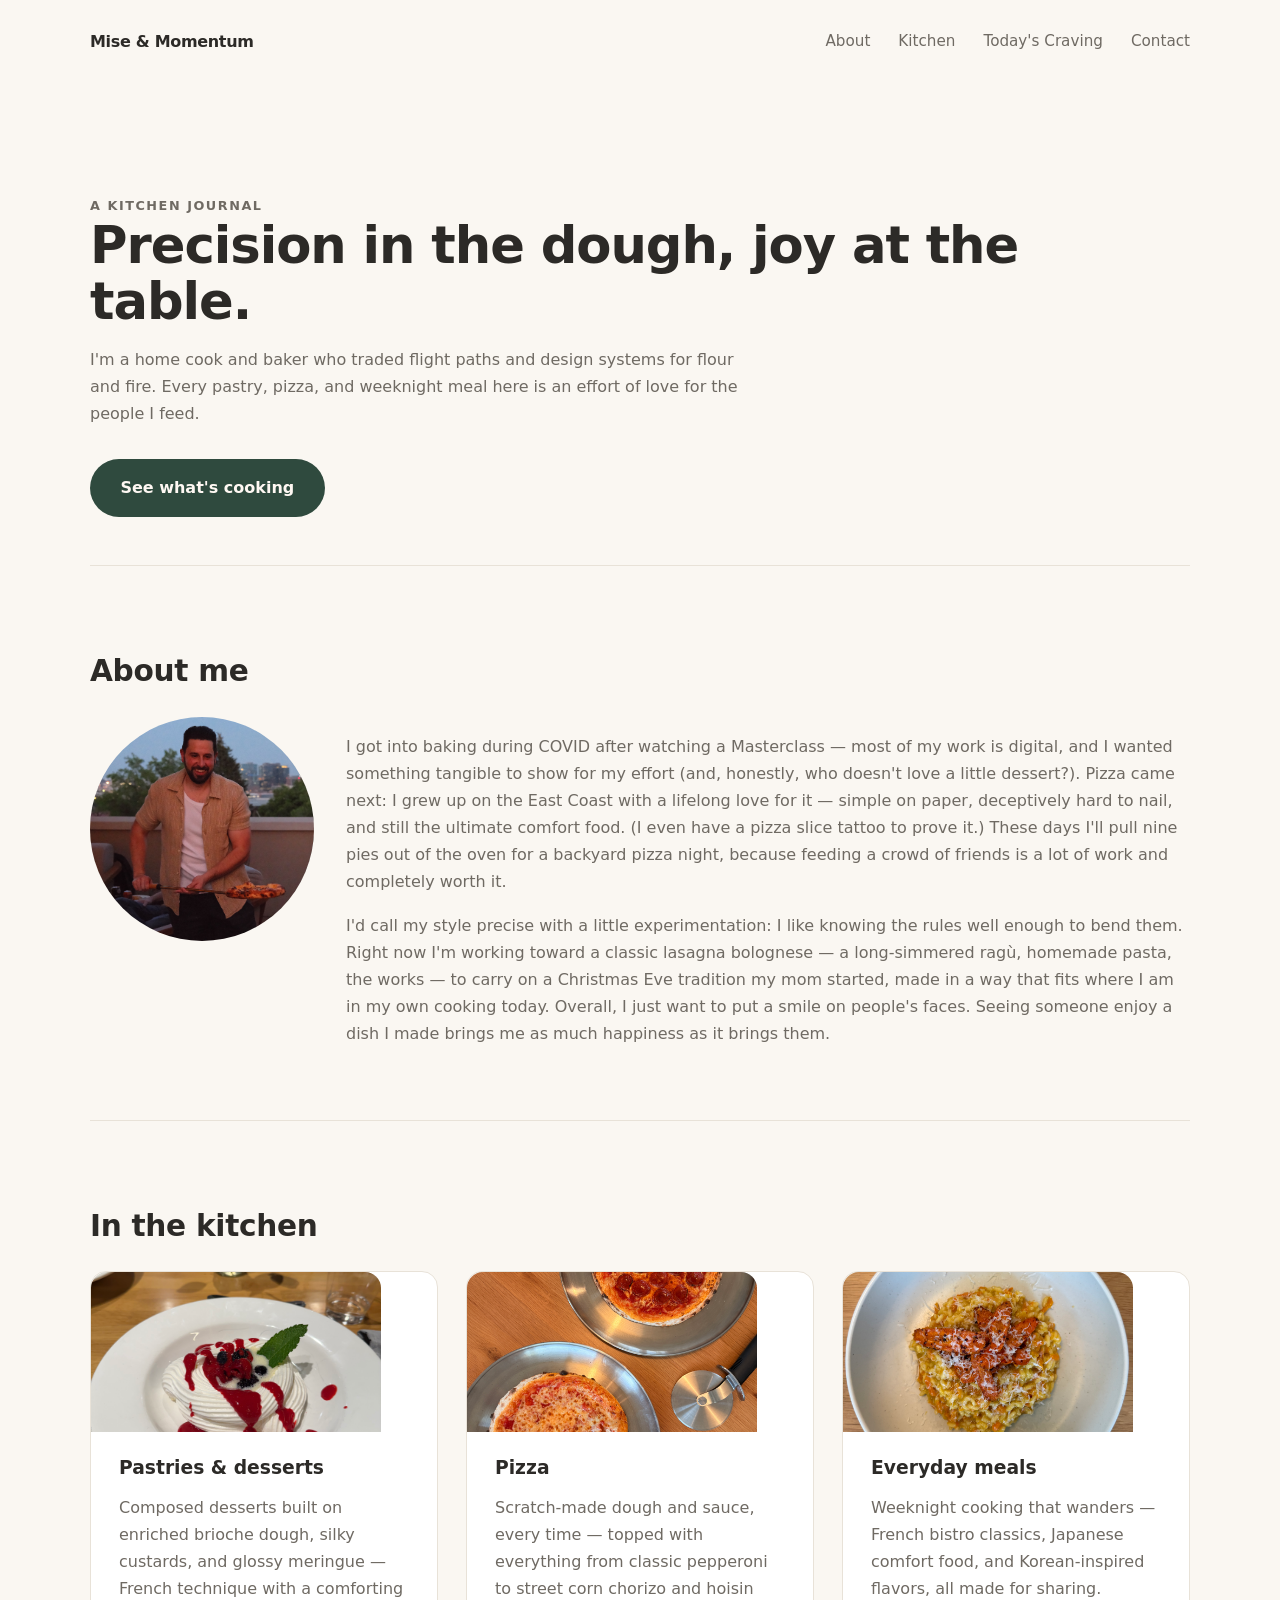
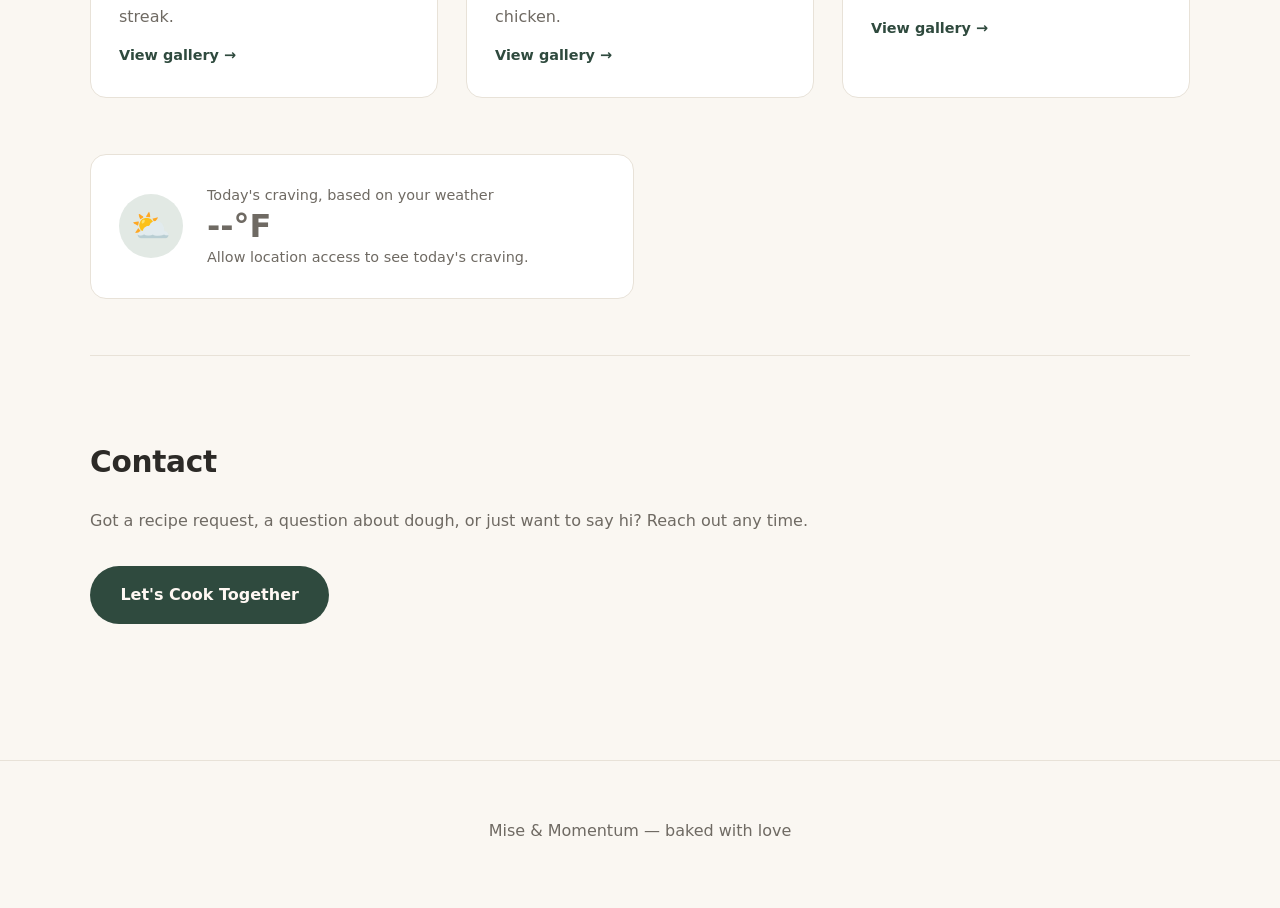
<file: index.html>
<!DOCTYPE html>
<html lang="en">
  <head>
    <meta charset="UTF-8" />
    <meta name="viewport" content="width=device-width, initial-scale=1.0" />
    <meta
      name="description"
      content="Mise & Momentum — a home cook and baker's kitchen journal of pastries, pizza, and everyday meals made with precision and love."
    />
    <title>Mise & Momentum — Home Cooking & Baking</title>
    <link rel="stylesheet" href="css/styles.css" />
  </head>
  <body>
    <div class="preheat" id="preheat" aria-hidden="true">
      <div class="oven-dial">
        <div class="oven-dial-needle"></div>
        <div class="oven-dial-center"></div>
      </div>
      <p class="preheat-text">Preheating the kitchen to <span id="preheat-temp">170</span>&deg;F&hellip;</p>
    </div>

    <div class="container">
      <header>
        <nav>
          <a class="brand" href="#home">Mise &amp; Momentum</a>
          <div class="nav-links">
            <a href="#about">About</a>
            <details class="nav-dropdown">
              <summary>Kitchen</summary>
              <div class="nav-dropdown-menu">
                <a href="pastries.html">Pastries &amp; Desserts</a>
                <a href="pizza.html">Pizza</a>
                <a href="meals.html">Everyday Meals</a>
              </div>
            </details>
            <a href="#weather">Today's Craving</a>
            <a href="#contact">Contact</a>
          </div>
        </nav>
      </header>

      <main>
        <section class="hero" id="home">
          <div>
            <p class="eyebrow">A kitchen journal</p>
            <h1>Precision in the dough, joy at the table.</h1>
            <p>
              I'm a home cook and baker who traded flight paths and design systems for flour and fire. Every
              pastry, pizza, and weeknight meal here is an effort of love for the people I feed.
            </p>
            <a class="button-primary" href="#kitchen">See what's cooking</a>
          </div>
        </section>

        <section class="section" id="about">
          <h2>About me</h2>
          <div class="about-layout">
            <img class="about-photo" src="images/about.jpg" alt="Portrait of Dan in the kitchen" />
            <div class="about-text">
              <p>
                I got into baking during COVID after watching a Masterclass — most of my work is digital, and I wanted
                something tangible to show for my effort (and, honestly, who doesn't love a little dessert?). Pizza
                came next: I grew up on the East Coast with a lifelong love for it — simple on paper, deceptively hard
                to nail, and still the ultimate comfort food. (I even have a pizza slice tattoo to prove it.) These
                days I'll pull nine pies out of the oven for a backyard pizza night, because feeding a crowd of friends
                is a lot of work and completely worth it.
              </p>
              <p>
                I'd call my style precise with a little experimentation: I like knowing the rules well enough to bend
                them. Right now I'm working toward a classic lasagna bolognese — a long-simmered ragù, homemade pasta,
                the works — to carry on a Christmas Eve tradition my mom started, made in a way that fits where I am in
                my own cooking today. Overall, I just want to put a smile on people's faces. Seeing someone enjoy a
                dish I made brings me as much happiness as it brings them.
              </p>
            </div>
          </div>
        </section>

        <section class="section" id="kitchen">
          <h2>In the kitchen</h2>
          <div class="grid grid-3">
            <a class="card" href="pastries.html">
              <img class="card-photo" src="images/Pastries1.jpg" alt="Pastries and desserts" />
              <h3>Pastries &amp; desserts</h3>
              <p>
                Composed desserts built on enriched brioche dough, silky custards, and glossy meringue — French technique with a comforting streak.
              </p>
              <span class="card-cta">View gallery &rarr;</span>
            </a>
            <a class="card" href="pizza.html">
              <img class="card-photo" src="images/Pizza1.JPEG" alt="Pizza" />
              <h3>Pizza</h3>
              <p>
                Scratch-made dough and sauce, every time — topped with everything from classic pepperoni to street corn chorizo and hoisin chicken.
              </p>
              <span class="card-cta">View gallery &rarr;</span>
            </a>
            <a class="card" href="meals.html">
              <img class="card-photo" src="images/Meal1.jpg" alt="Everyday meals" />
              <h3>Everyday meals</h3>
              <p>
                Weeknight cooking that wanders — French bistro classics, Japanese comfort food, and Korean-inspired flavors, all made for sharing.
              </p>
              <span class="card-cta">View gallery &rarr;</span>
            </a>
          </div>
        </section>

        <section class="section weather-section" id="weather" aria-labelledby="weather-heading">
          <article class="card weather-card">
            <div class="weather-icon" id="weather-icon" aria-hidden="true">⛅</div>
            <div class="weather-copy">
              <p class="weather-label" id="weather-heading">Today's craving, based on your weather</p>
              <p class="weather-temperature" id="weather-temperature">--°F</p>
              <p class="weather-status" id="weather-status" aria-live="polite">Finding your forecast...</p>
              <p class="weather-suggestion" id="weather-suggestion"></p>
            </div>
          </article>
        </section>

        <section class="section" id="contact">
          <h2>Contact</h2>
          <p>
            Got a recipe request, a question about dough, or just want to say hi? Reach out any time.
          </p>
          <a class="button-primary" href="mailto:hello@miseandmomentum.com">Let's Cook Together</a>
        </section>
      </main>
    </div>

    <footer>
      <p>Mise &amp; Momentum — baked with love</p>
    </footer>
    <script src="app.js"></script>
  </body>
</html>
</file>
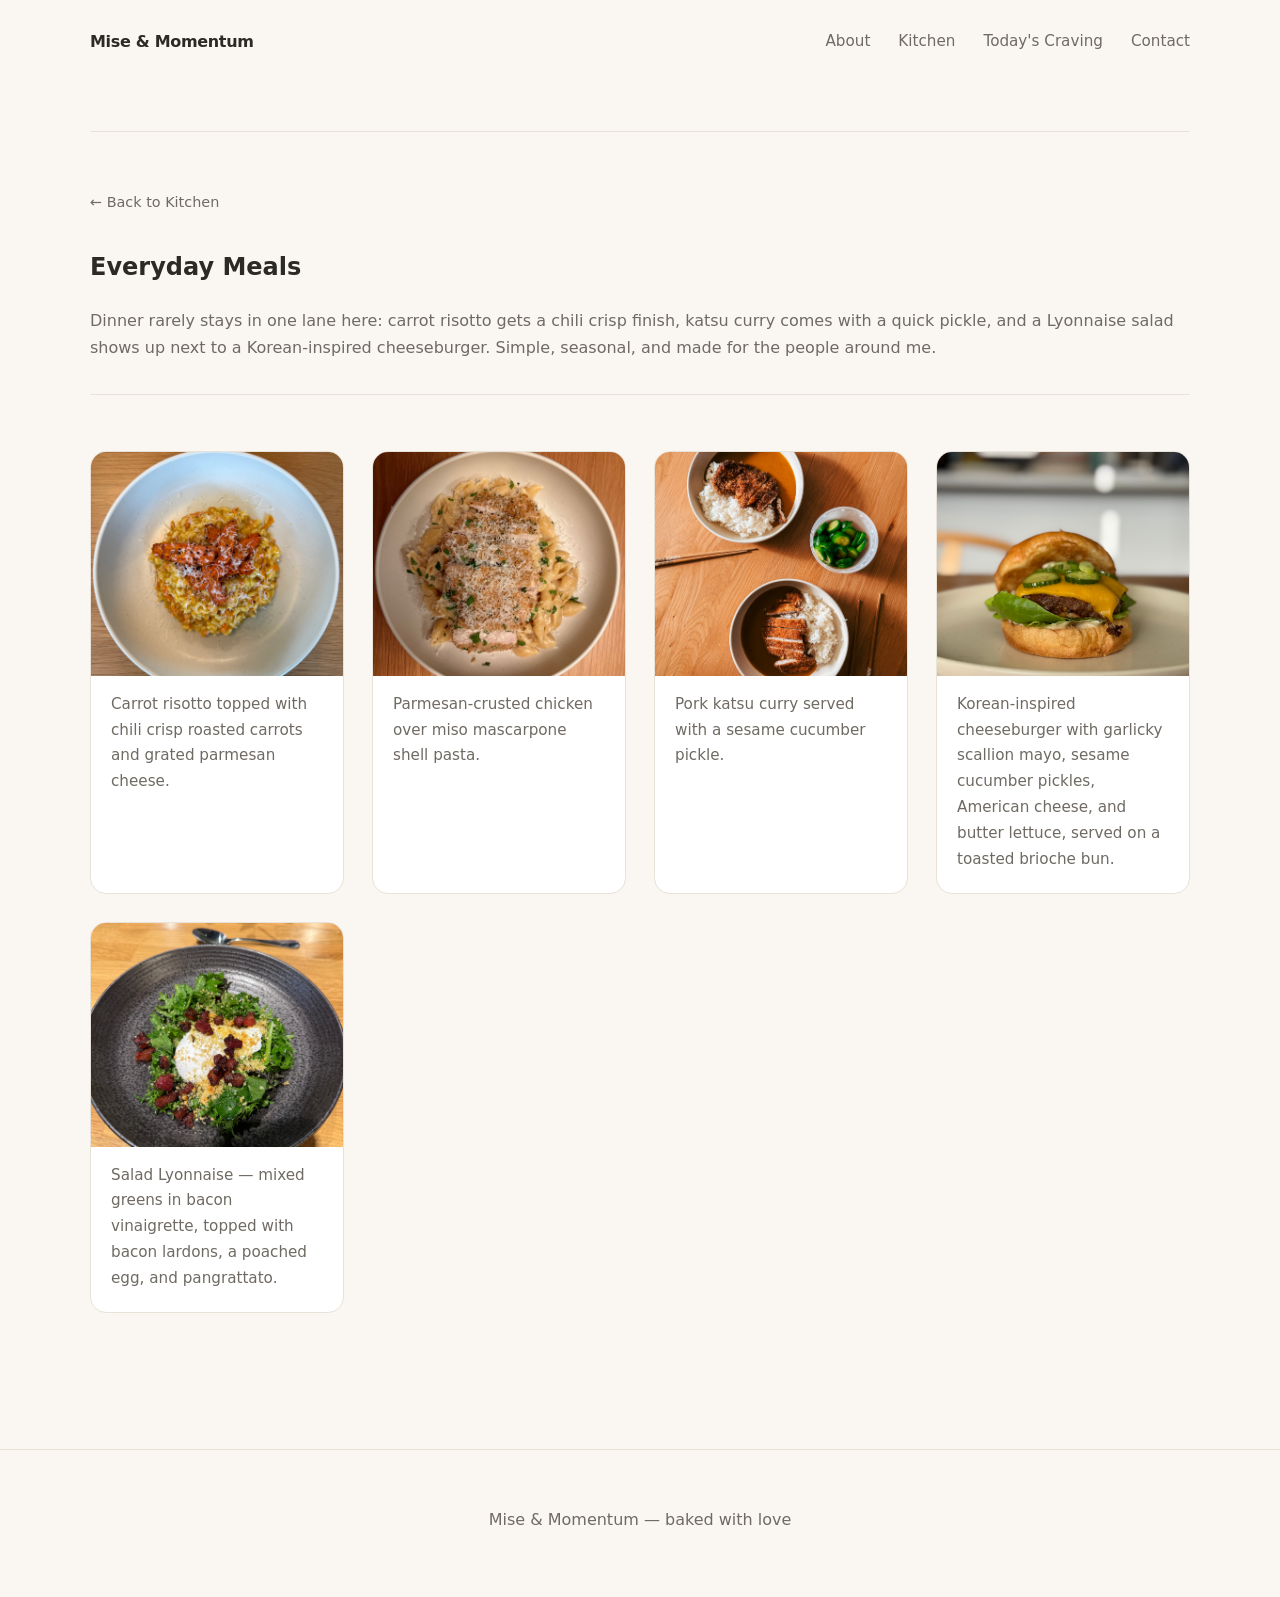
<file: meals.html>
<!DOCTYPE html>
<html lang="en">
  <head>
    <meta charset="UTF-8" />
    <meta name="viewport" content="width=device-width, initial-scale=1.0" />
    <meta
      name="description"
      content="Everyday meals from the Mise & Momentum kitchen."
    />
    <title>Everyday Meals — Mise &amp; Momentum</title>
    <link rel="stylesheet" href="css/styles.css" />
  </head>
  <body>
    <div class="container">
      <header>
        <nav>
          <a class="brand" href="index.html#home">Mise &amp; Momentum</a>
          <div class="nav-links">
            <a href="index.html#about">About</a>
            <details class="nav-dropdown">
              <summary>Kitchen</summary>
              <div class="nav-dropdown-menu">
                <a href="pastries.html">Pastries &amp; Desserts</a>
                <a href="pizza.html">Pizza</a>
                <a href="meals.html">Everyday Meals</a>
              </div>
            </details>
            <a href="index.html#weather">Today's Craving</a>
            <a href="index.html#contact">Contact</a>
          </div>
        </nav>
      </header>

      <main>
        <section class="section page-header">
          <a class="back-link" href="index.html#kitchen">&larr; Back to Kitchen</a>
          <h1>Everyday Meals</h1>
          <p>Dinner rarely stays in one lane here: carrot risotto gets a chili crisp finish, katsu curry comes with a quick pickle, and a Lyonnaise salad shows up next to a Korean-inspired cheeseburger. Simple, seasonal, and made for the people around me.</p>
        </section>

        <section class="section">
          <div class="grid grid-gallery">
            <figure class="gallery-item">
              <img src="images/Meal1.jpg" alt="Carrot risotto topped with chili crisp roasted carrots" />
              <figcaption>Carrot risotto topped with chili crisp roasted carrots and grated parmesan cheese.</figcaption>
            </figure>
            <figure class="gallery-item">
              <img src="images/Meal2.jpg" alt="Parmesan-crusted chicken over miso mascarpone shell pasta" />
              <figcaption>Parmesan-crusted chicken over miso mascarpone shell pasta.</figcaption>
            </figure>
            <figure class="gallery-item">
              <img src="images/Meal3.JPG" alt="Pork katsu curry with sesame cucumber pickle" />
              <figcaption>Pork katsu curry served with a sesame cucumber pickle.</figcaption>
            </figure>
            <figure class="gallery-item">
              <img src="images/Meal4.jpg" alt="Korean-inspired cheeseburger on a toasted brioche bun" />
              <figcaption>Korean-inspired cheeseburger with garlicky scallion mayo, sesame cucumber pickles, American cheese, and butter lettuce, served on a toasted brioche bun.</figcaption>
            </figure>
            <figure class="gallery-item">
              <img src="images/Meal5.jpg" alt="Salad Lyonnaise with poached egg and pangrattato" />
              <figcaption>Salad Lyonnaise &mdash; mixed greens in bacon vinaigrette, topped with bacon lardons, a poached egg, and pangrattato.</figcaption>
            </figure>
          </div>
        </section>
      </main>
    </div>

    <footer>
      <p>Mise &amp; Momentum — baked with love</p>
    </footer>
  </body>
</html>
</file>
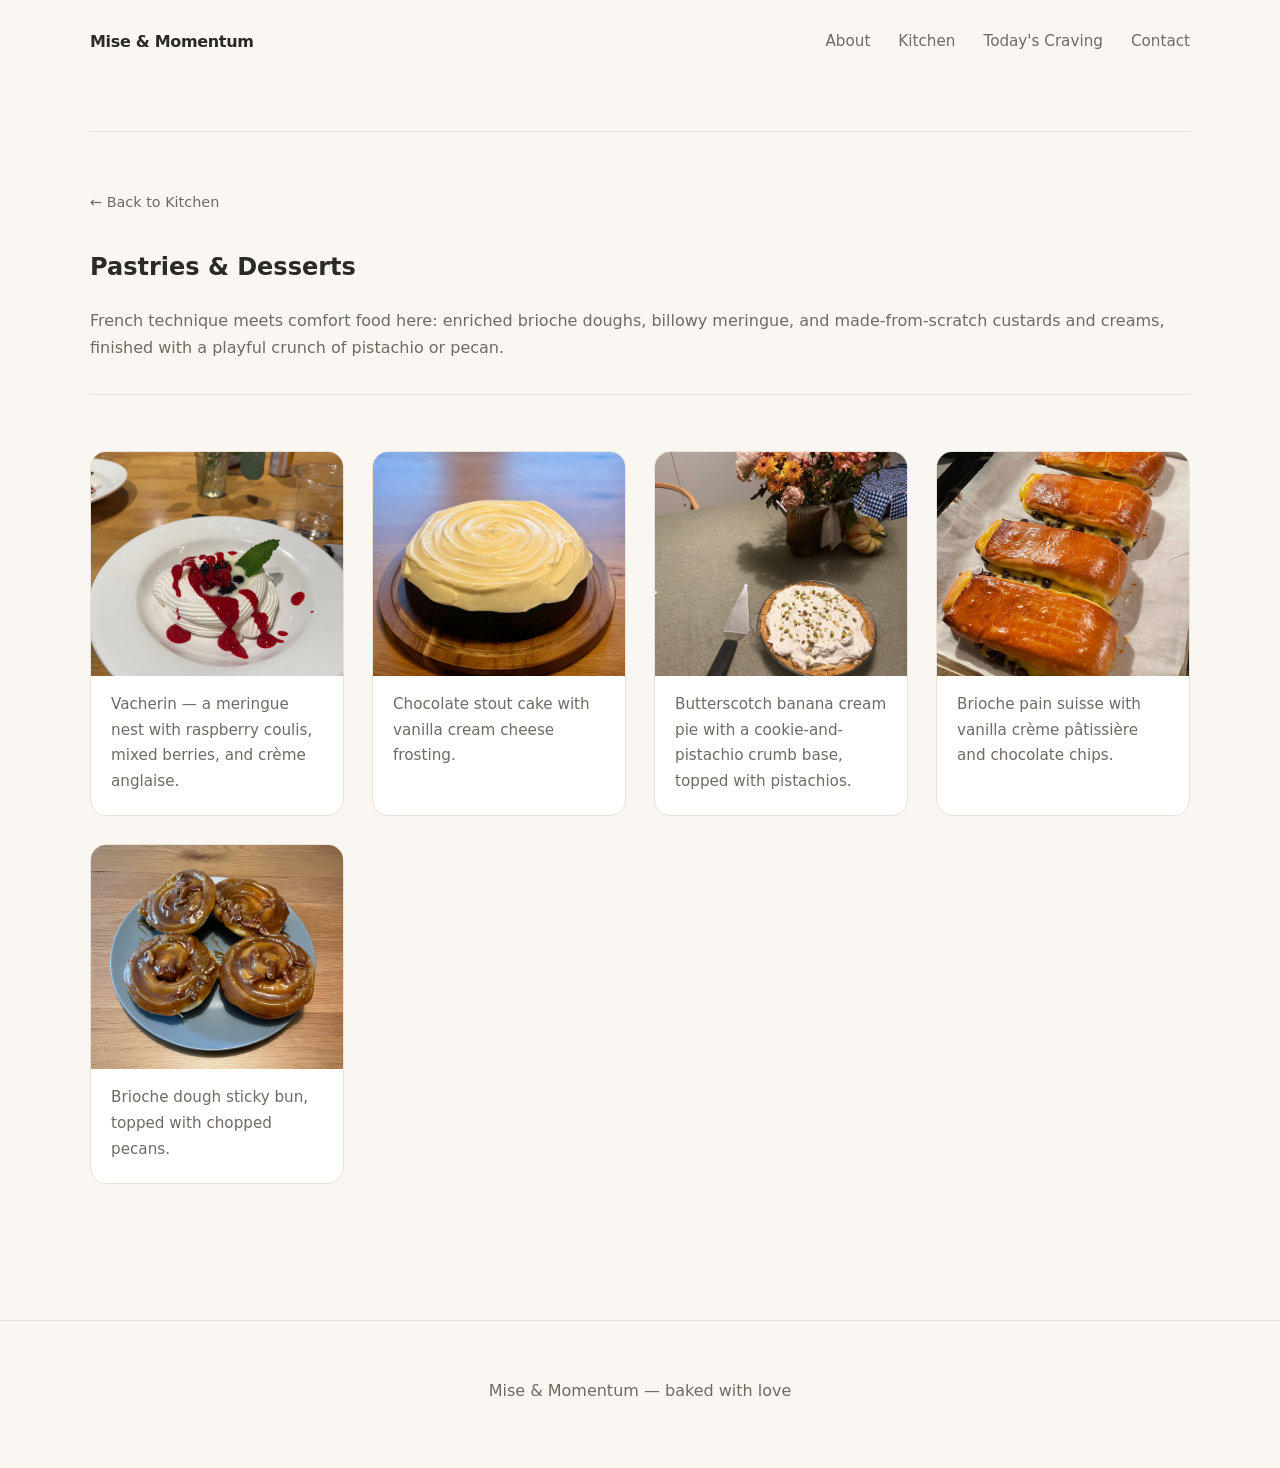
<file: pastries.html>
<!DOCTYPE html>
<html lang="en">
  <head>
    <meta charset="UTF-8" />
    <meta name="viewport" content="width=device-width, initial-scale=1.0" />
    <meta
      name="description"
      content="Pastries and desserts from the Mise & Momentum kitchen."
    />
    <title>Pastries &amp; Desserts — Mise &amp; Momentum</title>
    <link rel="stylesheet" href="css/styles.css" />
  </head>
  <body>
    <div class="container">
      <header>
        <nav>
          <a class="brand" href="index.html#home">Mise &amp; Momentum</a>
          <div class="nav-links">
            <a href="index.html#about">About</a>
            <details class="nav-dropdown">
              <summary>Kitchen</summary>
              <div class="nav-dropdown-menu">
                <a href="pastries.html">Pastries &amp; Desserts</a>
                <a href="pizza.html">Pizza</a>
                <a href="meals.html">Everyday Meals</a>
              </div>
            </details>
            <a href="index.html#weather">Today's Craving</a>
            <a href="index.html#contact">Contact</a>
          </div>
        </nav>
      </header>

      <main>
        <section class="section page-header">
          <a class="back-link" href="index.html#kitchen">&larr; Back to Kitchen</a>
          <h1>Pastries &amp; Desserts</h1>
          <p>French technique meets comfort food here: enriched brioche doughs, billowy meringue, and made-from-scratch custards and creams, finished with a playful crunch of pistachio or pecan.</p>
        </section>

        <section class="section">
          <div class="grid grid-gallery">
            <figure class="gallery-item">
              <img src="images/Pastries1.jpg" alt="Vacherin meringue nest with berries and creme anglaise" />
              <figcaption>Vacherin &mdash; a meringue nest with raspberry coulis, mixed berries, and cr&egrave;me anglaise.</figcaption>
            </figure>
            <figure class="gallery-item">
              <img src="images/Pastries2.jpg" alt="Chocolate stout cake with vanilla cream cheese frosting" />
              <figcaption>Chocolate stout cake with vanilla cream cheese frosting.</figcaption>
            </figure>
            <figure class="gallery-item">
              <img src="images/Pastries3.jpg" alt="Butterscotch banana cream pie with pistachio crumb base" />
              <figcaption>Butterscotch banana cream pie with a cookie-and-pistachio crumb base, topped with pistachios.</figcaption>
            </figure>
            <figure class="gallery-item">
              <img src="images/Pastries4.jpg" alt="Brioche pain suisse with pastry cream and chocolate chips" />
              <figcaption>Brioche pain suisse with vanilla cr&egrave;me p&acirc;tissi&egrave;re and chocolate chips.</figcaption>
            </figure>
            <figure class="gallery-item">
              <img src="images/Pastries5.jpg" alt="Brioche dough sticky bun topped with chopped pecans" />
              <figcaption>Brioche dough sticky bun, topped with chopped pecans.</figcaption>
            </figure>
          </div>
        </section>
      </main>
    </div>

    <footer>
      <p>Mise &amp; Momentum — baked with love</p>
    </footer>
  </body>
</html>
</file>
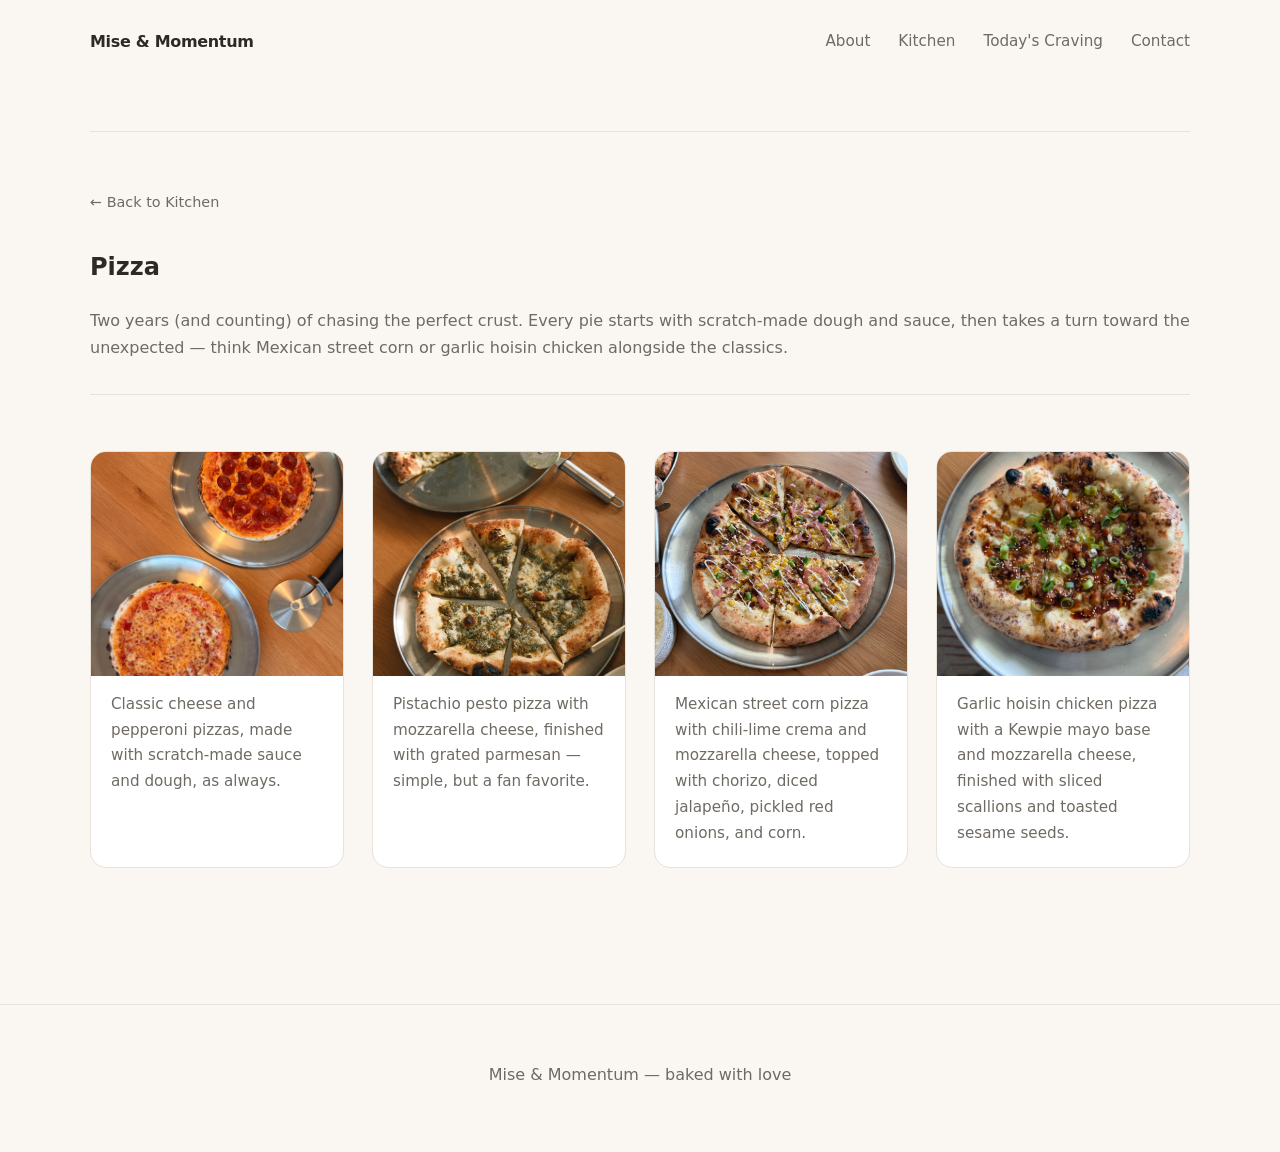
<file: pizza.html>
<!DOCTYPE html>
<html lang="en">
  <head>
    <meta charset="UTF-8" />
    <meta name="viewport" content="width=device-width, initial-scale=1.0" />
    <meta
      name="description"
      content="Pizza from the Mise & Momentum kitchen."
    />
    <title>Pizza — Mise &amp; Momentum</title>
    <link rel="stylesheet" href="css/styles.css" />
  </head>
  <body>
    <div class="container">
      <header>
        <nav>
          <a class="brand" href="index.html#home">Mise &amp; Momentum</a>
          <div class="nav-links">
            <a href="index.html#about">About</a>
            <details class="nav-dropdown">
              <summary>Kitchen</summary>
              <div class="nav-dropdown-menu">
                <a href="pastries.html">Pastries &amp; Desserts</a>
                <a href="pizza.html">Pizza</a>
                <a href="meals.html">Everyday Meals</a>
              </div>
            </details>
            <a href="index.html#weather">Today's Craving</a>
            <a href="index.html#contact">Contact</a>
          </div>
        </nav>
      </header>

      <main>
        <section class="section page-header">
          <a class="back-link" href="index.html#kitchen">&larr; Back to Kitchen</a>
          <h1>Pizza</h1>
          <p>Two years (and counting) of chasing the perfect crust. Every pie starts with scratch-made dough and sauce, then takes a turn toward the unexpected — think Mexican street corn or garlic hoisin chicken alongside the classics.</p>
        </section>

        <section class="section">
          <div class="grid grid-gallery">
            <figure class="gallery-item">
              <img src="images/Pizza1.JPEG" alt="Classic cheese and pepperoni pizzas" />
              <figcaption>Classic cheese and pepperoni pizzas, made with scratch-made sauce and dough, as always.</figcaption>
            </figure>
            <figure class="gallery-item">
              <img src="images/Pizza2.JPG" alt="Pistachio pesto pizza with mozzarella and grated parmesan" />
              <figcaption>Pistachio pesto pizza with mozzarella cheese, finished with grated parmesan &mdash; simple, but a fan favorite.</figcaption>
            </figure>
            <figure class="gallery-item">
              <img src="images/Pizza3.JPG" alt="Mexican street corn pizza with chorizo and pickled red onions" />
              <figcaption>Mexican street corn pizza with chili-lime crema and mozzarella cheese, topped with chorizo, diced jalape&ntilde;o, pickled red onions, and corn.</figcaption>
            </figure>
            <figure class="gallery-item">
              <img src="images/Pizza4.jpg" alt="Garlic hoisin chicken pizza with scallions and sesame seeds" />
              <figcaption>Garlic hoisin chicken pizza with a Kewpie mayo base and mozzarella cheese, finished with sliced scallions and toasted sesame seeds.</figcaption>
            </figure>
          </div>
        </section>
      </main>
    </div>

    <footer>
      <p>Mise &amp; Momentum — baked with love</p>
    </footer>
  </body>
</html>
</file>
<file: css/styles.css>
/* Mise & Momentum — Scandinavian-inspired kitchen journal styles */
:root {
  color-scheme: light;
  font-family: Inter, system-ui, -apple-system, BlinkMacSystemFont, "Segoe UI", sans-serif;
  background: #faf7f2;
  color: #2c2a27;
  --accent: #2f4a3e;
  --accent-soft: #e2e9e4;
  --accent-dark: #22362c;
  --mustard: #e4b73f;
  --muted: #6f6a63;
  --border: #e8e2d8;
}

* {
  box-sizing: border-box;
}

body {
  margin: 0;
  min-height: 100vh;
  line-height: 1.7;
}

img {
  max-width: 100%;
  display: block;
}

.container {
  width: min(1100px, 100% - 2.5rem);
  margin: 0 auto;
}

header {
  padding: 1.75rem 0;
}

nav {
  display: flex;
  justify-content: space-between;
  gap: 1rem;
  align-items: center;
}

.brand {
  font-weight: 700;
  letter-spacing: -0.02em;
  color: #2c2a27;
  text-decoration: none;
}

.nav-links {
  display: flex;
  gap: 1.75rem;
  flex-wrap: wrap;
}

.nav-links a {
  color: var(--muted);
  text-decoration: none;
  font-size: 0.95rem;
}

.nav-links a:hover {
  color: var(--accent);
}

.nav-dropdown {
  position: relative;
}

.nav-dropdown summary {
  cursor: pointer;
  color: var(--muted);
  font-size: 0.95rem;
  list-style: none;
}

.nav-dropdown summary::-webkit-details-marker {
  display: none;
}

.nav-dropdown summary:hover,
.nav-dropdown[open] summary {
  color: var(--accent);
}

.nav-dropdown-menu {
  position: absolute;
  top: calc(100% + 0.5rem);
  left: 0;
  display: flex;
  flex-direction: column;
  gap: 0.15rem;
  background: #fff;
  border: 1px solid var(--border);
  border-radius: 0.75rem;
  padding: 0.4rem;
  min-width: 11rem;
  z-index: 10;
}

.nav-dropdown-menu a {
  padding: 0.45rem 0.6rem;
  border-radius: 0.5rem;
  white-space: nowrap;
}

.nav-dropdown-menu a:hover {
  background: var(--accent-soft);
}

main {
  padding: 3rem 0 5rem;
}

.hero {
  display: grid;
  gap: 1.25rem;
  padding: 4rem 0 3rem;
}

.eyebrow {
  text-transform: uppercase;
  letter-spacing: 0.12em;
  font-size: 0.8rem;
  font-weight: 600;
  color: var(--accent);
  margin: 0;
}

.hero h1 {
  font-size: clamp(2.5rem, 4vw, 3.75rem);
  margin: 0;
  line-height: 1.1;
  letter-spacing: -0.02em;
}

.hero p {
  max-width: 42rem;
  color: var(--muted);
}

.button-primary {
  display: inline-flex;
  align-items: center;
  justify-content: center;
  background: var(--accent);
  color: #fff8f3;
  border: none;
  border-radius: 9999px;
  padding: 0.95rem 1.9rem;
  text-decoration: none;
  margin-top: 1rem;
  font-weight: 600;
}

.button-primary:hover {
  background: var(--accent-dark);
}

.section {
  padding: 3.5rem 0;
  border-top: 1px solid var(--border);
}

.section h2 {
  font-size: 1.85rem;
  margin-bottom: 1.25rem;
  letter-spacing: -0.01em;
}

.section p {
  color: var(--muted);
}

.about-layout {
  display: grid;
  grid-template-columns: 14rem 1fr;
  gap: 2rem;
  align-items: start;
}

.about-photo {
  width: 100%;
  aspect-ratio: 1 / 1;
  object-fit: cover;
  border-radius: 50%;
}

.grid {
  display: grid;
  gap: 1.75rem;
}

.grid-2 {
  grid-template-columns: repeat(2, minmax(0, 1fr));
}

.grid-3 {
  grid-template-columns: repeat(3, minmax(0, 1fr));
}

.card {
  background: #ffffff;
  border: 1px solid var(--border);
  border-radius: 1rem;
  padding: 1.75rem;
  display: block;
  color: inherit;
  text-decoration: none;
  transition: border-color 0.15s ease, transform 0.15s ease;
}

a.card:hover {
  border-color: var(--accent);
  transform: translateY(-2px);
}

.card h3 {
  margin-top: 0;
  margin-bottom: 0.6rem;
}

.card p {
  margin: 0;
  color: var(--muted);
}

.card-cta {
  display: inline-block;
  margin-top: 0.85rem;
  color: var(--accent);
  font-weight: 600;
  font-size: 0.9rem;
}

.photo-placeholder,
.card-photo {
  width: calc(100% + 3.5rem);
  height: 10rem;
  margin: -1.75rem -1.75rem 1.25rem;
  border-radius: 1rem 1rem 0 0;
}

.photo-placeholder {
  display: grid;
  place-items: center;
  background: var(--accent-soft);
  color: var(--accent);
  font-size: 0.85rem;
  font-weight: 600;
  letter-spacing: 0.02em;
}

.card-photo {
  display: block;
  object-fit: cover;
}

footer {
  padding: 2.5rem 0 3rem;
  color: var(--muted);
  text-align: center;
  border-top: 1px solid var(--border);
}

.weather-section {
  padding-top: 0;
  border-top: 0;
}

.weather-card {
  display: flex;
  align-items: center;
  gap: 1.5rem;
  max-width: 34rem;
  background: #fff;
}

.weather-icon {
  display: grid;
  place-items: center;
  flex: 0 0 4rem;
  width: 4rem;
  height: 4rem;
  border-radius: 50%;
  background: var(--accent-soft);
  font-size: 2rem;
  line-height: 1;
}

.weather-copy {
  min-width: 0;
}

.weather-label,
.weather-status {
  margin: 0;
  color: var(--muted);
  font-size: 0.9rem;
}

.weather-temperature {
  margin: 0.1rem 0;
  color: #2c2a27;
  font-size: 2rem;
  font-weight: 700;
  line-height: 1.2;
}

.weather-suggestion {
  margin: 0.5rem 0 0;
  font-size: 0.95rem;
}

.weather-suggestion a {
  color: var(--accent);
  font-weight: 600;
  text-decoration: none;
  border-bottom: 1px solid var(--mustard);
}

.weather-suggestion a:hover {
  color: var(--accent-dark);
}

@media (max-width: 900px) {
  .grid-3 {
    grid-template-columns: repeat(2, minmax(0, 1fr));
  }
}

.page-header {
  padding-bottom: 1rem;
}

.back-link {
  display: inline-block;
  margin-bottom: 0.75rem;
  color: var(--muted);
  text-decoration: none;
  font-size: 0.9rem;
}

.back-link:hover {
  color: var(--accent);
}

.grid-gallery {
  grid-template-columns: repeat(auto-fit, minmax(14rem, 1fr));
}

.gallery-item {
  margin: 0;
  background: #fff;
  border: 1px solid var(--border);
  border-radius: 1rem;
  overflow: hidden;
}

.gallery-item img {
  width: 100%;
  height: 14rem;
  object-fit: cover;
  display: block;
}

.gallery-item figcaption {
  padding: 1rem 1.25rem 1.25rem;
  color: var(--muted);
  font-size: 0.95rem;
}

@media (max-width: 768px) {
  .hero {
    padding: 2.5rem 0 2rem;
  }

  .grid-2,
  .grid-3 {
    grid-template-columns: 1fr;
  }

  .about-layout {
    grid-template-columns: 1fr;
  }

  .about-photo {
    max-width: 14rem;
  }

  nav {
    flex-direction: column;
    align-items: flex-start;
  }

  .nav-dropdown-menu {
    position: static;
    border: none;
    padding: 0.25rem 0 0 1rem;
  }
}

@media (max-width: 480px) {
  .weather-card {
    align-items: flex-start;
    padding: 1.25rem;
  }
}

.preheat {
  position: fixed;
  inset: 0;
  z-index: 9999;
  display: flex;
  flex-direction: column;
  align-items: center;
  justify-content: center;
  gap: 1.75rem;
  background: #faf7f2;
  cursor: pointer;
  transition: opacity 0.5s ease, visibility 0.5s ease;
}

.preheat.is-hidden {
  opacity: 0;
  visibility: hidden;
  pointer-events: none;
}

.oven-dial {
  position: relative;
  width: 9rem;
  height: 9rem;
  border-radius: 50%;
  background: radial-gradient(circle at 35% 30%, #ffffff 0%, var(--accent-soft) 55%, #ffffff 100%);
  border: 3px solid var(--accent);
  box-shadow: 0 12px 30px rgba(47, 74, 62, 0.15);
}

.oven-dial::before {
  content: "";
  position: absolute;
  inset: 0.4rem;
  border-radius: 50%;
  background: repeating-conic-gradient(var(--border) 0deg 2deg, transparent 2deg 18deg);
}

.oven-dial-needle {
  position: absolute;
  top: 50%;
  left: 50%;
  width: 3px;
  height: 3.5rem;
  background: var(--mustard);
  border-radius: 2px;
  transform-origin: bottom center;
  transform: translate(-50%, -100%) rotate(-130deg);
  animation: dial-turn 1.8s ease forwards;
}

.oven-dial-center {
  position: absolute;
  top: 50%;
  left: 50%;
  width: 0.9rem;
  height: 0.9rem;
  background: var(--accent);
  border-radius: 50%;
  transform: translate(-50%, -50%);
}

.preheat-text {
  margin: 0;
  color: var(--muted);
  font-size: 1rem;
  letter-spacing: 0.02em;
}

@keyframes dial-turn {
  from {
    transform: translate(-50%, -100%) rotate(-130deg);
  }
  to {
    transform: translate(-50%, -100%) rotate(130deg);
  }
}

@media (prefers-reduced-motion: reduce) {
  .oven-dial-needle {
    animation: none;
    transform: translate(-50%, -100%) rotate(130deg);
  }
}
</file>
